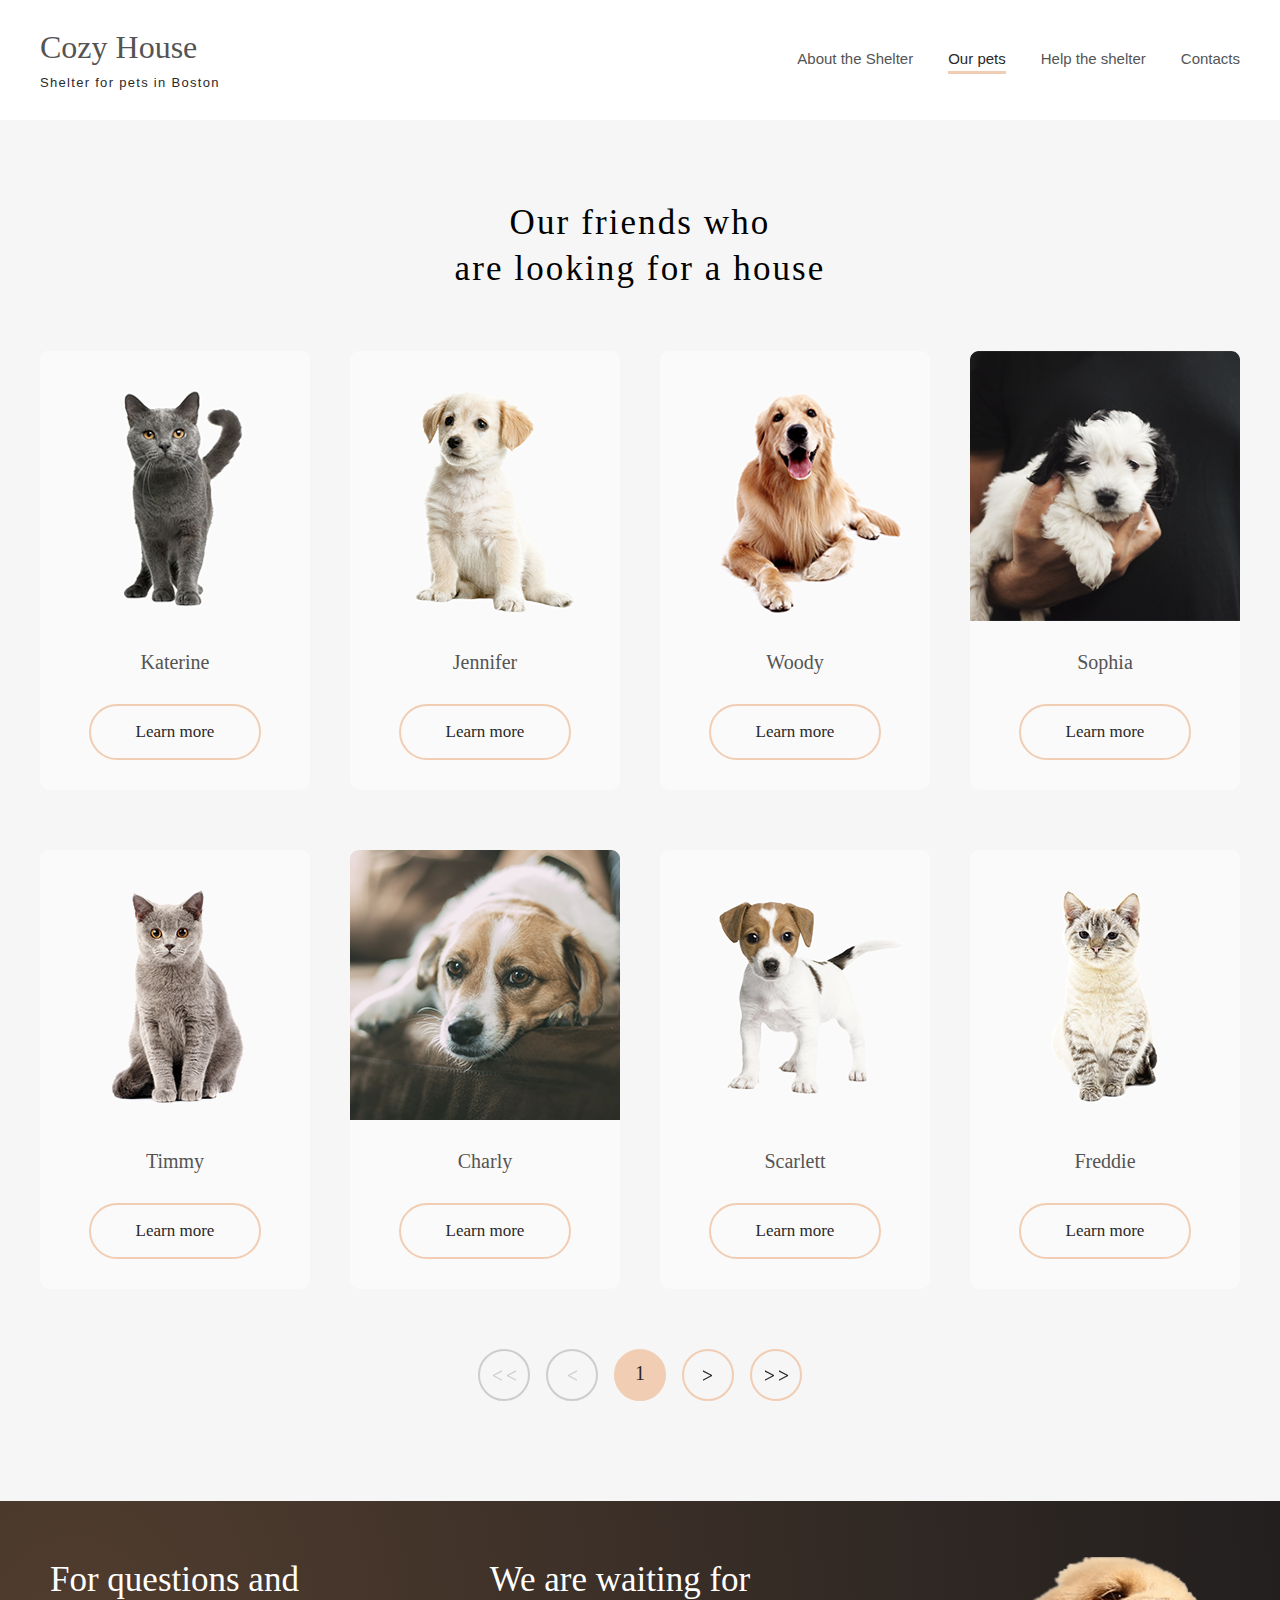
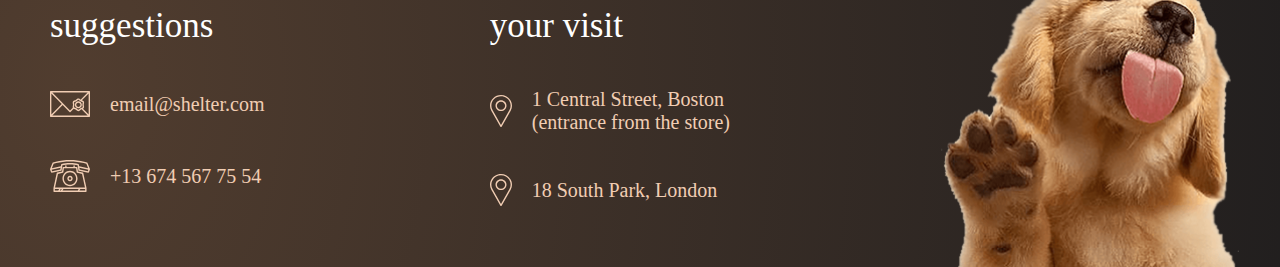
<file: our-pets.html>
<!DOCTYPE html>
<html lang="en">
  <head>
    <meta charset="UTF-8" />
    <meta http-equiv="X-UA-Compatible" content="IE=edge" />
    <meta name="viewport" content="width=device-width, initial-scale=1.0" />
    <title>Document</title>
    <link rel="stylesheet" href="./styles/pets-styles.css" />
  </head>
  <body>
    <header>
      <div class="container">
        <div class="header-wrapper">
          <div class="header-wrapper__left">
            <p class="cozy">Cozy House</p>
            <p>Shelter for pets in Boston</p>
          </div>
          <div class="header-wrapper__right">
            <nav>
              <ul>
                <li><a href="index.html" target="_self">About the Shelter</a></li>
                <li class="active"><a href="#">Our pets</a></li>
                <li><a href="#">Help the shelter</a></li>
                <li><a href="#">Contacts</a></li>
              </ul>
            </nav>
          </div>
          <div class="burger">
            <img src="./images/burger-black.svg" alt="burger" />
          </div>
        </div>
      </div>
    </header>
    <main>
      <div class="container">
        <div class="main-wrapper">
          <div class="main-text">
            <p>Our friends who <br> are looking for a house</p>
          </div>

          <div class="pet-cards">
            <div class="pet-cards__item">
              <img src="./images/pets-katrine.png" alt="" />
              <p>Katerine</p>
              <a href="">Learn more</a>
            </div>

            <div class="pet-cards__item">
              <img src="./images/pets-jennifer.png" alt="" />
              <p>Jennifer</p>
              <a href="">Learn more</a>
            </div>

            <div class="pet-cards__item">
              <img src="./images/pets-woody.png" alt="" />
              <p>Woody</p>
              <a href="">Learn more</a>
            </div>

            <div class="pet-cards__item">
              <img src="./images/pets-sophie.png" alt="" />
              <p>Sophia</p>
              <a href="">Learn more</a>
            </div>

            <div class="pet-cards__item">
              <img src="./images/pets-timmy.png" alt="" />
              <p>Timmy</p>
              <a href="">Learn more</a>
            </div>

            <div class="pet-cards__item">
              <img src="./images/pets-charly.png" alt="" />
              <p>Charly</p>
              <a href="">Learn more</a>
            </div>

            <div class="pet-cards__item">
              <img src="./images/pets-scarlet.png" alt="" />
              <p>Scarlett</p>
              <a href="">Learn more</a>
            </div>

            <div class="pet-cards__item">
              <img src="./images/pets-freddie.png" alt="" />
              <p>Freddie</p>
              <a href="">Learn more</a>
            </div>
          </div>

          <div class="slider">
            <a href="" id="inactive"
              ><img src="./images/double-pointer-left.svg" alt=""
            /></a>
            <a href="" id="inactive"
              ><img src="./images/poiner-left.svg" alt=""
            /></a>
            <a href="" class="slider-active"><p>1</p></a>
            <a href=""><img src="./images/pointer-right.svg" alt="" /></a>
            <a href=""><img src="./images/double-poiner-right.svg" alt="" /></a>
          </div>
        </div>
      </div>
    </main>
    <footer>
        <div class="container">
            <div class="footer-wrapper">
                <div class="footer-wrapper__item">
                    <h3>For questions and suggestions</h3>
                    <div class="footer-info">
                        <img src="./images/icon-email.svg" alt="email">
                        <p>email@shelter.com</p>
                    </div>
                    <div class="footer-info">
                        <img src="./images/icon-phone.svg" alt="phone">
                        <p>+13 674 567 75 54</p>
                    </div>
                </div>
                <div class="footer-wrapper__item">
                    <h3>We are waiting for your visit</h3>
                    <div class="footer-info">
                        <img src="./images/icon-marker.svg" alt="marker">
                        <p>1 Central Street, Boston (entrance from the store)</p>
                    </div>
                    <div class="footer-info">
                        <img src="./images/icon-marker.svg" alt="marker">
                        <p>18 South Park, London </p>
                    </div>
                </div>
                <div class="footer-wrapper__item">
                    <img src="./images/footer-puppy.png" alt="dog">
                </div>
            </div>
          </div>
          </div>
    </footer>
  </body>
</html>
</file>
<file: styles/pets-styles.css>
* {
  margin: 0;
  padding: 0;
  box-sizing: border-box;
}

body {
  background-color: #fff;
  font-family: Georgia;
}

img {
  display: block;
}

a {
  text-decoration: none;
  color: #000;
}

button {
  background: transparent;
  text-decoration: none;
}

.burger {
  display: none;
}

.container {
  max-width: 1200px;
  margin: auto;
}

.header-wrapper {
  display: flex;
  justify-content: space-between;
  padding: 30px 0;
}

.header-wrapper__right {
  display: flex;
  align-items: center;
}

.header-wrapper__right ul {
  display: flex;
  list-style: none;
}

.header-wrapper__right li {
  margin-right: 35px;
}

.header-wrapper__right li:last-of-type {
  margin-right: 0;
}

.header-wrapper__right a {
  color: #545454;
  line-height: 24px;
  font-family: "Arial";
  font-weight: 400;
  font-size: 15px;
}

.cozy {
  color: #545454;
  margin-bottom: 10px;
  font-family: "Georgia";
  font-weight: 400;
  font-size: 32px;
  line-height: 110%;
}

.header-wrapper__left p:last-of-type {
  color: #292929;
  font-family: "Arial";
  font-weight: 400;
  font-size: 13px;
  line-height: 15px;
  letter-spacing: 0.1em;
}

.active {
  border-bottom: #f1cdb3 3px solid;
}

.active a {
  color: #292929;
}

main {
  background-color: #f6f6f6;
}

.main-wrapper {
  padding: 80px 0 100px;
}

.main-text {
  width: 400px;
  margin: auto;
}

.main-text p {
  font-family: "Georgia";
  font-style: normal;
  font-weight: 400;
  font-size: 35px;
  line-height: 130%;
  letter-spacing: 0.06em;
  text-align: center;
}

.pet-cards {
  display: flex;
  justify-content: space-between;
  flex-grow: 1;
  flex-wrap: wrap;
  gap: 30px 40px;
  margin-top: 45px;
}

.pet-cards__item {
  width: 270px;
  padding-bottom: 30px;
  background-color: #fafafa;
  text-align: center;
  margin: 15px 0 15px 0;
  border-radius: 10px;
}

.pet-cards__item * {
  margin-bottom: 30px;
}

.pet-cards__item *:last-child {
  margin-bottom: 0;
}

.pet-cards__item p {
  font-weight: 400;
  font-size: 20px;
  line-height: 23px;
  color: #545454;
  font-family: "Georgia";
}

.pet-cards__item a {
  border: 2px solid #f1cdb3;
  border-radius: 100px;
  padding: 15px 45px;
  font-weight: 400;
  font-size: 17px;
  line-height: 130%;
  font-family: "Georgia";
  color: #292929;
  display: inline-block;
}

.pet-cards__item a:hover {
  border: 2px solid #fddcc4;
  background-color: #fddcc4;
}

.slider {
  display: flex;
  margin: 45px auto 0;
  width: 340px;
  justify-content: space-around;
}

.slider a {
  border: #f1cdb3 2px solid;
  border-radius: 100px;
  height: 52px;
  width: 52px;
  display: flex;
  justify-content: center;
  align-items: center;
}

.slider a p {
  margin-top: -4px;
  font-family: "Georgia";
  font-weight: 400;
  font-size: 20px;
  color: #292929;
}

.slider-active {
  background-color: #f1cdb3;
  pointer-events: none;
}

#inactive {
  border: #cdcdcd 2px solid;
  background-color: transparent;
  pointer-events: none;
}

.slider a:hover {
  background-color: #fddcc4;
  border: #fddcc4 solid 2px;
}

footer {
  background: radial-gradient(
      110.67% 538.64% at 5.73% 50%,
      #513d2f 0%,
      #1a1a1c 100%
    ),
    #211f20;
}

.footer-wrapper {
  display: flex;
  justify-content: space-between;
  gap: 0 160px;
  padding: 56px 0 0 0;
}

.footer-wrapper__item {
  display: flex;
  flex-direction: column;
  gap: 40px 0;
  padding-left: 10px;
}

.footer-wrapper__item h3 {
  font-family: "Georgia";
  font-style: normal;
  font-weight: 400;
  font-size: 35px;
  color: #ffffff;
  line-height: 130%;
}

.footer-info {
  display: flex;
  align-items: center;
  gap: 0 20px;
}

.footer-info img {
  height: 32px;
}

.footer-info p {
  font-family: "Georgia";
  font-weight: 400;
  font-size: 20px;
  line-height: 115%;
  color: #f1cdb3;
}

.footer-wrapper__item:last-of-type img {
  min-width: 300px;
}

@media (max-width: 1200px) {
  .container {
    max-width: 95%;
  }

  .pet-cards {
    justify-content: space-evenly;
  }

  .pet-cards__item:nth-last-child(-n + 2) {
    display: none;
  }

  .footer-wrapper {
    flex-wrap: wrap;
    justify-content: space-evenly;
    gap: 0 0;
  }

  .footer-wrapper__item {
    max-width: 290px;
  }

  .footer-wrapper__item:last-of-type {
    margin: 65px 50px 0 50px;
    max-width: 500px;
  }

  .footer-wrapper__item:first-of-type {
    margin-right: 30px;
  }
}

@media (max-width: 730px) {
  .burger {
    display: block;
    margin: 20px;
  }

  .header-wrapper__right {
    display: none;
  }
}

@media (max-width: 643px) {
  .footer-wrapper__item {
    margin-top: 50px;
    align-items: center;
    display: flex;
    text-align: center;
  }

  .footer-wrapper {
    justify-content: center;
  }

  .footer-wrapper__item:first-of-type {
    margin-top: 0;
  }
}

@media (max-width: 610px) {
  .pet-cards__item:nth-last-child(-n + 5) {
    display: none;
  }

  .main-text {
    width: auto;
    max-width: 400px;
  }
}

@media (max-width: 440px) {
  .main-text p {
    font-size: 25px;
  }

  .footer-wrapper__item h3 {
    font-size: 25px;
  }

  .footer-wrapper__item:nth-of-type(2) {
    align-items: flex-start;
  }

  .footer-wrapper__item:last-of-type {
    margin: 20px 0 0 0;
  }

  .footer-wrapper__item:last-of-type img {
    min-width: 250px;
  }

  .footer-wrapper {
    padding-left: 7%;
  }

  .footer-wrapper__item img {
    max-width: 80%;
  }

  .slider {
    width: 300px;
  }
}
</file>
